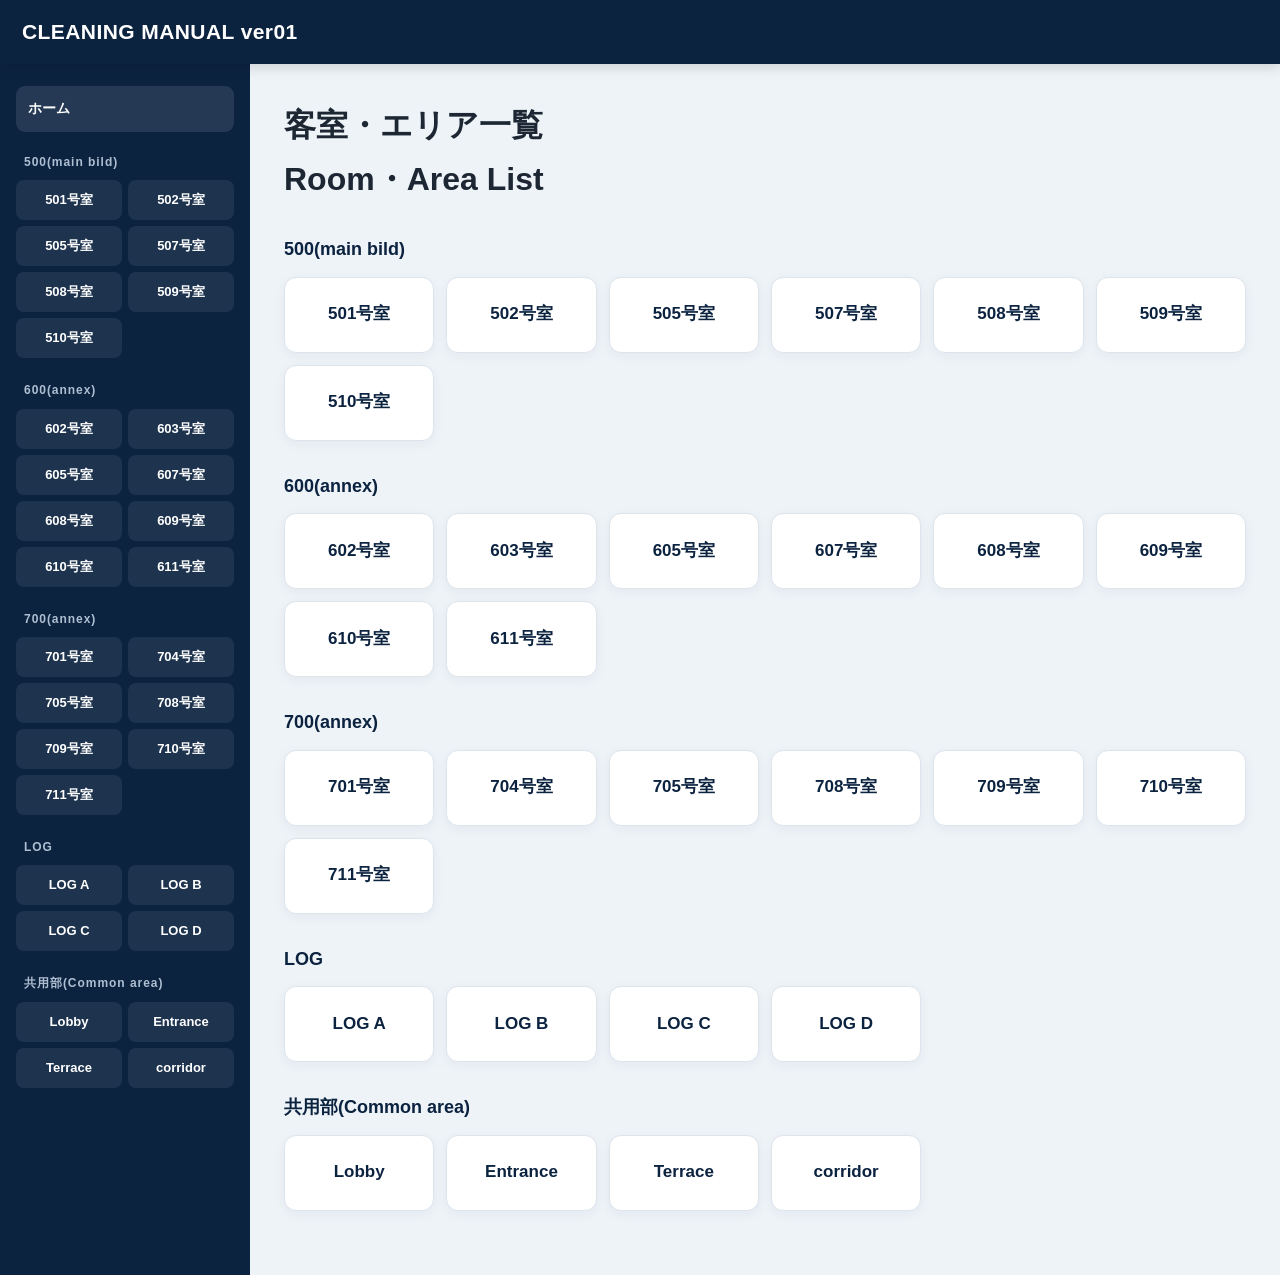
<file: index.html>
<!DOCTYPE html>
<html lang="ja">
<head>
  <meta charset="UTF-8">
  <meta name="viewport" content="width=device-width, initial-scale=1.0">

  <title>CLEANING MANUAL</title>

  <link rel="stylesheet" href="style.css">
</head>

<body>

  <header class="topbar">
    <button id="menuBtn" type="button" aria-label="メニューを開く">
      ☰
    </button>

    <h1>CLEANING MANUAL ver01</h1>
  </header>

  <div class="container">

    <nav id="sidebar" aria-label="客室ナビゲーション"></nav>

    <div id="menuOverlay" class="menu-overlay"></div>

    <main id="content">

      <div class="page-shell">

       <h1>
  客室・エリア一覧<br>
  <span class="english">Room・Area List</span>
</h1>
<br>

        <div id="roomList"></div>

      </div>

    </main>

  </div>

  <script src="js/rooms.js"></script>
  <script src="js/app.js"></script>

</body>
</html>
</file>
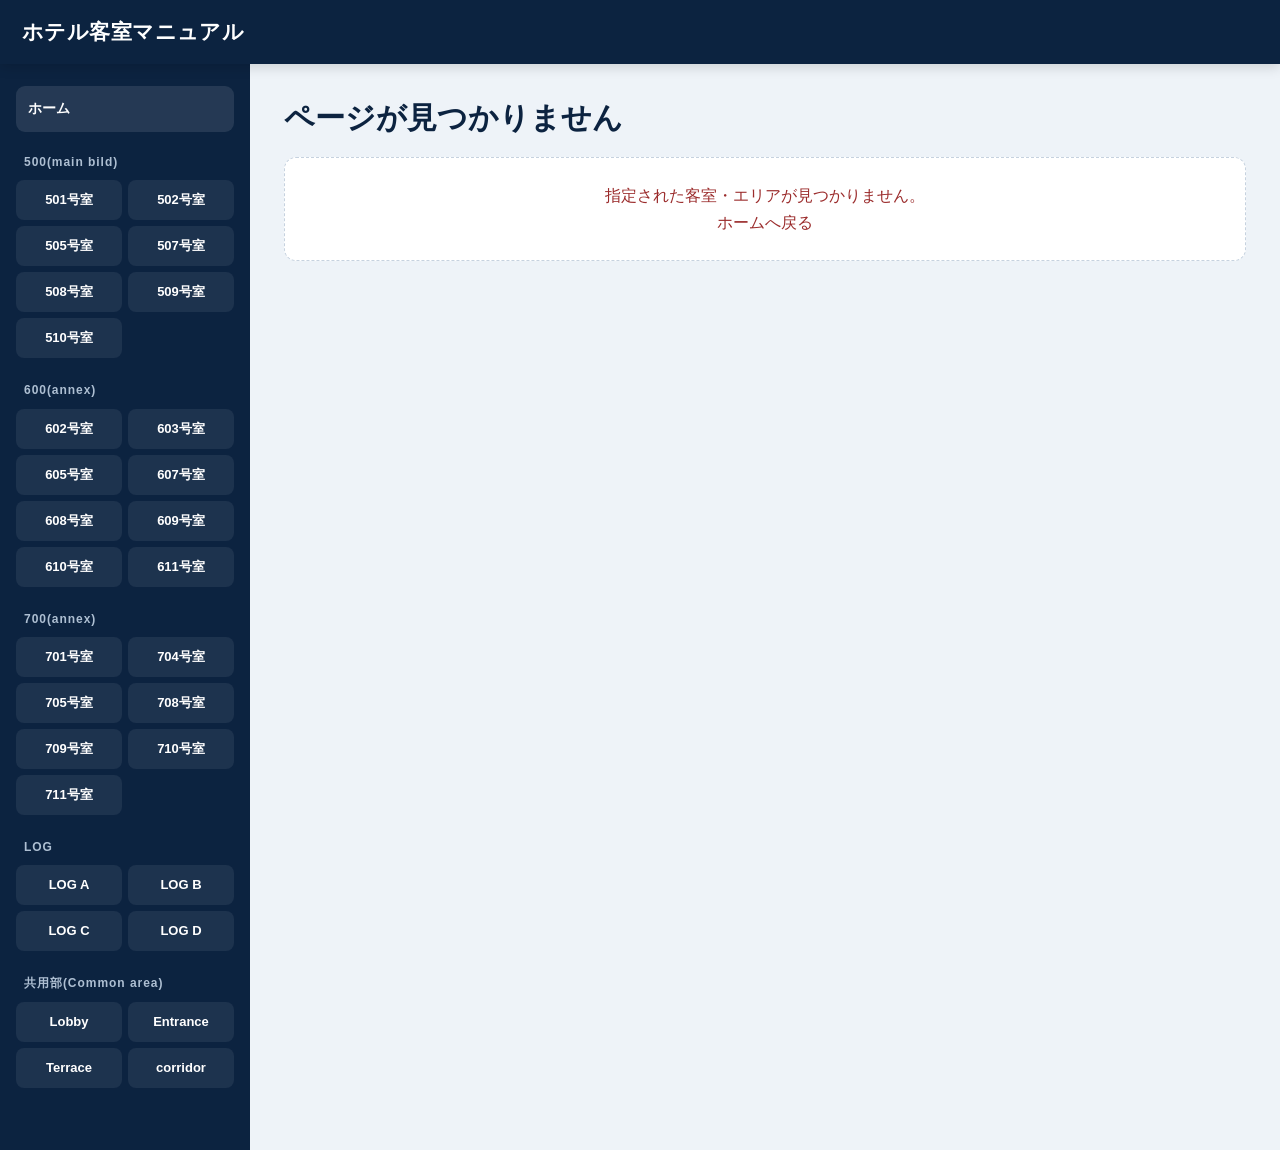
<file: room.html>
<!DOCTYPE html>
<html lang="ja">

<head>
  <meta charset="UTF-8">

  <meta name="viewport" content="width=device-width, initial-scale=1.0">

  <title>客室マニュアル</title>

  <link rel="stylesheet" href="style.css">
</head>

<body>

  <header class="topbar">

    <button
      id="menuBtn"
      type="button"
      aria-label="メニューを開く"
    >
      ☰
    </button>

    <h1 id="roomTitle">
      ホテル客室マニュアル
    </h1>

  </header>


  <div class="container">

    <!--
      全ページ共通ナビゲーション。
      内容は app.js が rooms.js から自動生成します。
    -->

    <nav
      id="sidebar"
      aria-label="客室ナビゲーション"
    ></nav>


    <!--
      スマートフォンでメニューを開いた時の背景。
    -->

    <div
      id="menuOverlay"
      class="menu-overlay"
    ></div>


    <main id="content">

      <div class="room-panel">

        <!-- 部屋タイトル -->

        <div class="room-heading">

          <h2 id="roomName">
            読み込み中...
          </h2>


        </div>


        <!--
          マニュアル本体

          写真
          ↓
          説明
          ↓
          タブ

          の順番です。
        -->

        <article class="manual-card">
            <!-- タブ -->

  <nav
    id="manualTabs"
    class="manual-tabs"
    aria-label="マニュアル項目"
  ></nav>


          <div class="manual-content">

            <!-- 現在選択中の項目名 -->

            <h3 id="sectionTitle">
              完成写真
            </h3>


            <!-- 写真 -->

            <div
              id="photoGrid"
              class="photo-grid"
            ></div>


            <!-- 説明 -->

            <div
              id="manualText"
              class="manual-text"
            >
              読み込み中...
            </div>

          </div>


        </article>


        <!--
          room指定が間違っている場合などに
          app.jsからここへエラーを表示します。
        -->

        <div
          id="roomError"
          class="error-message"
          hidden
        ></div>

      </div>

    </main>

  </div>


  <!--
    rooms.jsを先に読み込み、
    そのデータをapp.jsが利用します。
  -->

  <script src="js/rooms.js"></script>
  <script src="js/app.js"></script>

</body>

</html>
</file>
<file: style.css>
/* =========================================================
   HOTEL CLEANING MANUAL
   style.css
   ========================================================= */

:root {
  --navy: #0c2340;
  --navy-light: #163a63;
  --blue: #2d72c4;
  --blue-light: #eaf3ff;
  --bg: #eef3f8;
  --white: #ffffff;
  --text: #1d2733;
  --muted: #687483;
  --border: #dce4ec;
  --shadow: 0 8px 24px rgba(12, 35, 64, 0.08);
  --radius: 14px;
}

/* =========================================================
   RESET
   ========================================================= */

* {
  margin: 0;
  padding: 0;
  box-sizing: border-box;
}

html {
  scroll-behavior: smooth;
}

body {
  min-height: 100vh;
  background: var(--bg);
  color: var(--text);
  font-family:
    -apple-system,
    BlinkMacSystemFont,
    "Hiragino Kaku Gothic ProN",
    "Hiragino Sans",
    "Yu Gothic",
    "Meiryo",
    sans-serif;
  line-height: 1.7;
  -webkit-text-size-adjust: 100%;
}

a {
  color: inherit;
  text-decoration: none;
}

button,
input,
textarea,
select {
  font: inherit;
}

button {
  cursor: pointer;
}

img {
  display: block;
  max-width: 100%;
}

/* =========================================================
   TOP BAR
   ========================================================= */

.topbar {
  position: sticky;
  top: 0;
  z-index: 1000;

  min-height: 64px;
  padding: 0 22px;

  display: flex;
  align-items: center;
  gap: 14px;

  background: var(--navy);
  color: var(--white);

  box-shadow: 0 3px 12px rgba(0, 0, 0, 0.15);
}

.topbar h1 {
  font-size: 21px;
  font-weight: 700;
  letter-spacing: 0.02em;
}

#menuBtn {
  display: none;

  width: 42px;
  height: 42px;

  border: 0;
  border-radius: 9px;

  background: rgba(255, 255, 255, 0.12);
  color: var(--white);

  font-size: 23px;
  line-height: 1;
}

/* =========================================================
   MAIN LAYOUT
   ========================================================= */

.container {
  display: flex;
  width: 100%;
  min-height: calc(100vh - 64px);
}

/* =========================================================
   SIDEBAR
   ========================================================= */

#sidebar {
  width: 250px;
  flex-shrink: 0;

  padding: 22px 16px 40px;

  background: var(--navy);
  color: var(--white);

  overflow-y: auto;
}

.sidebar-home {
  display: block;

  margin-bottom: 20px;
  padding: 11px 12px;

  border-radius: 9px;

  background: rgba(255, 255, 255, 0.1);

  font-size: 14px;
  font-weight: 700;
}

.sidebar-home:hover {
  background: rgba(255, 255, 255, 0.18);
}

.nav-group {
  margin-bottom: 22px;
}

.nav-group-title {
  margin-bottom: 8px;
  padding: 0 8px;

  color: #aebfd2;

  font-size: 12px;
  font-weight: 700;
  letter-spacing: 0.08em;
}

.nav-links {
  display: grid;
  grid-template-columns: repeat(2, minmax(0, 1fr));
  gap: 6px;
}

.nav-link {
  display: flex;
  align-items: center;
  justify-content: center;

  min-height: 40px;
  padding: 7px 6px;

  border-radius: 8px;

  background: rgba(255, 255, 255, 0.07);

  color: var(--white);

  font-size: 13px;
  font-weight: 650;

  transition:
    background 0.15s ease,
    transform 0.15s ease;
}

.nav-link:hover {
  background: rgba(255, 255, 255, 0.17);
}

.nav-link.active {
  background: var(--white);
  color: var(--navy);
}

/* =========================================================
   MAIN CONTENT
   ========================================================= */

#content {
  flex: 1;
  min-width: 0;

  padding: 34px;
}

.page-shell {
  width: 100%;
  max-width: 1180px;
  margin: 0 auto;
}

.page-title {
  margin-bottom: 8px;

  color: var(--navy);

  font-size: 30px;
  line-height: 1.3;
}

.page-description {
  margin-bottom: 28px;
  color: var(--muted);
  font-size: 14px;
}

/* =========================================================
   HOME / FLOOR SECTIONS
   ========================================================= */

.floor-section {
  margin-bottom: 30px;
}

.floor-title {
  margin-bottom: 12px;

  color: var(--navy);

  font-size: 18px;
  font-weight: 750;
}

.room-grid {
  display: grid;
  grid-template-columns: repeat(auto-fill, minmax(135px, 1fr));
  gap: 12px;
}

.room-card {
  min-height: 76px;

  display: flex;
  align-items: center;
  justify-content: center;

  padding: 15px;

  border: 1px solid var(--border);
  border-radius: 12px;

  background: var(--white);
  color: var(--navy);

  box-shadow: 0 3px 12px rgba(12, 35, 64, 0.05);

  font-size: 17px;
  font-weight: 750;

  transition:
    transform 0.15s ease,
    box-shadow 0.15s ease,
    border-color 0.15s ease;
}

.room-card:hover {
  transform: translateY(-2px);
  border-color: #b4c9df;
  box-shadow: var(--shadow);
}

/* =========================================================
   ROOM PAGE
   ========================================================= */

.room-panel {
  width: 100%;
  max-width: 1180px;
  margin: 0 auto;
}

.room-heading {
  margin-bottom: 20px;
}

.room-heading h2 {
  color: var(--navy);
  font-size: 30px;
  line-height: 1.3;
}

.room-category {
  margin-top: 3px;
  color: var(--muted);
  font-size: 13px;
}

/* =========================================================
   MAIN MANUAL CARD
   ========================================================= */

.manual-card {
  overflow: hidden;

  border: 1px solid var(--border);
  border-radius: var(--radius);

  background: var(--white);

  box-shadow: var(--shadow);
}

.manual-content {
  padding: 24px;
}

.manual-content h3 {
  margin-bottom: 14px;

  color: var(--navy);

  font-size: 20px;
}

.manual-text {
  color: var(--text);
  font-size: 15px;
}

.manual-text p + p {
  margin-top: 12px;
}

.manual-text ul,
.manual-text ol {
  padding-left: 1.5em;
}

.manual-text li + li {
  margin-top: 6px;
}

/* =========================================================
   PHOTO AREA
   ========================================================= */

.photo-grid {
  display: grid;
  grid-template-columns: repeat(2, minmax(0, 1fr));
  gap: 12px;

  margin-bottom: 20px;
}

.photo-grid:empty {
  display: none;
}

.manual-photo {
  width: 100%;
  height: auto;
  object-fit: contain;
  display: block;

  border: 1px solid var(--border);
  border-radius: 10px;

  background: #e5ebf1;
}

/* =========================================================
   TABS

   ユーザー指定：
   説明・写真を上に表示し、
   タブはその下に配置する
   ========================================================= */

.manual-tabs {
  display: flex;
  gap: 8px;

  padding: 14px 18px;

  overflow-x: auto;

  border-top: 1px solid var(--border);

  background: #f7f9fc;

  -webkit-overflow-scrolling: touch;
  scrollbar-width: thin;
}

.tab-button {
  flex: 0 0 auto;

  min-height: 42px;
  padding: 9px 16px;

  border: 1px solid #cdd8e4;
  border-radius: 9px;

  background: var(--white);
  color: var(--navy);

  font-size: 13px;
  font-weight: 700;

  white-space: nowrap;

  transition:
    background 0.15s ease,
    color 0.15s ease,
    border-color 0.15s ease;
}

.tab-button:hover {
  border-color: var(--blue);
}

.tab-button.active {
  border-color: var(--navy);
  background: var(--navy);
  color: var(--white);
}

/* =========================================================
   EMPTY / ERROR STATES
   ========================================================= */

.empty-message,
.error-message {
  padding: 24px;

  border: 1px dashed #c6d2df;
  border-radius: 12px;

  background: var(--white);
  color: var(--muted);

  text-align: center;
}

.error-message {
  color: #9b2c2c;
}

/* =========================================================
   MOBILE MENU OVERLAY
   ========================================================= */

.menu-overlay {
  display: none;

  position: fixed;
  inset: 64px 0 0 0;
  z-index: 850;

  background: rgba(0, 0, 0, 0.45);
}

.menu-overlay.open {
  display: block;
}

/* =========================================================
   TABLET
   ========================================================= */

@media (max-width: 900px) {

  #content {
    padding: 24px;
  }

  .room-grid {
    grid-template-columns: repeat(3, minmax(0, 1fr));
  }
}

/* =========================================================
   MOBILE
   ========================================================= */

@media (max-width: 700px) {

  .topbar {
    min-height: 58px;
    padding: 0 13px;
  }

  .topbar h1 {
    overflow: hidden;

    font-size: 17px;

    text-overflow: ellipsis;
    white-space: nowrap;
  }

  #menuBtn {
    display: flex;
    flex-shrink: 0;
    align-items: center;
    justify-content: center;
  }

  .container {
    min-height: calc(100vh - 58px);
  }

  #sidebar {
    position: fixed;
    top: 58px;
    bottom: 0;
    left: 0;
    z-index: 900;

    width: min(82vw, 290px);

    transform: translateX(-105%);

    box-shadow: 8px 0 25px rgba(0, 0, 0, 0.18);

    transition: transform 0.2s ease;
  }

  #sidebar.open {
    transform: translateX(0);
  }

  .menu-overlay {
    inset: 58px 0 0 0;
  }

  #content {
    width: 100%;
    padding: 18px 13px 34px;
  }

  .page-title,
  .room-heading h2 {
    font-size: 24px;
  }

  .page-description {
    margin-bottom: 21px;
  }

  .floor-section {
    margin-bottom: 24px;
  }

  .floor-title {
    font-size: 17px;
  }

  .room-grid {
    grid-template-columns: repeat(2, minmax(0, 1fr));
    gap: 9px;
  }

  .room-card {
    min-height: 64px;
    padding: 11px;

    font-size: 16px;
  }

  .room-heading {
    margin-bottom: 14px;
  }

  .manual-content {
    padding: 17px;
  }

  .manual-content h3 {
    margin-bottom: 11px;
    font-size: 18px;
  }

  .manual-text {
    font-size: 14px;
  }

  .photo-grid {
    grid-template-columns: 1fr;
    gap: 10px;
  }

  .manual-tabs {
    gap: 7px;
    padding: 11px;
  }

  .tab-button {
    min-height: 40px;
    padding: 8px 13px;
    font-size: 12px;
  }

  .nav-links {
    grid-template-columns: repeat(2, minmax(0, 1fr));
  }
}

/* =========================================================
   VERY SMALL PHONES
   ========================================================= */

@media (max-width: 370px) {

  .room-grid {
    grid-template-columns: 1fr 1fr;
  }

  .room-card {
    font-size: 15px;
  }

  .topbar h1 {
    font-size: 15px;
  }
}

.tab-button {
  display: flex !important;
  flex-direction: column !important;
  align-items: center;
  justify-content: center;
  gap: 2px;
  line-height: 1;
}

.tab-ja {
  display: block;
  font-size: 13px;
  font-weight: 700;
  white-space: nowrap;
}

.tab-en {
  display: block;
  font-size: 11px;
  font-weight: 500;
  white-space: nowrap;
  opacity: 0.72;
}
.manual-note {
    width: 100%;
    box-sizing: border-box;
    margin: 8px 0 28px;
    padding: 12px 14px;
    background-color: #f5f5f5;
    border-left: 4px solid #12345b;
    border-radius: 4px;
    font-size: 15px;
    line-height: 1.7;
    color: #333333;
    white-space: pre-line;
}
</file>
